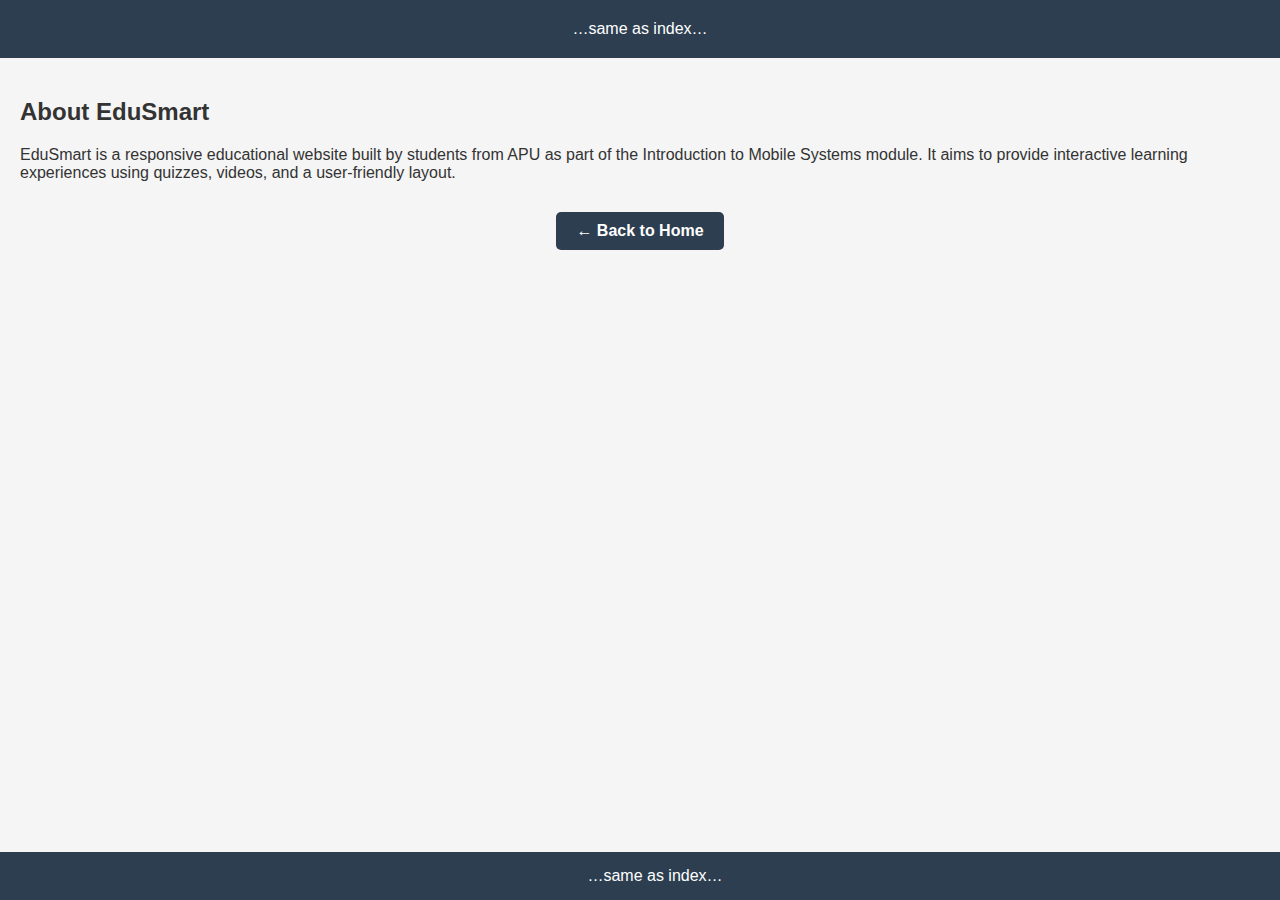
<file: about.html>
<!DOCTYPE html>
<html lang="en">
<head>
  <meta charset="UTF-8"/>
  <meta name="viewport" content="width=device-width, initial-scale=1.0"/>
  <title>About - EduSmart</title>
  <link rel="stylesheet" href="css/style.css"/>
</head>
<body>
  <header>…same as index…</header>
  <main class="container">
    <h2>About EduSmart</h2>
    <p>EduSmart is a responsive educational website built by students from APU as part of the Introduction to Mobile Systems module. It aims to provide interactive learning experiences using quizzes, videos, and a user-friendly layout.</p>
    <div style="text-align: center; margin-top: 30px;">
  <a href="index.html" style="
    display: inline-block;
    padding: 10px 20px;
    background-color: #2c3e50;
    color: white;
    text-decoration: none;
    border-radius: 5px;
    font-weight: bold;
  ">
    ← Back to Home
  </a>
</div>

  </main>
  <footer>…same as index…</footer>
</body>
</html>
</file>
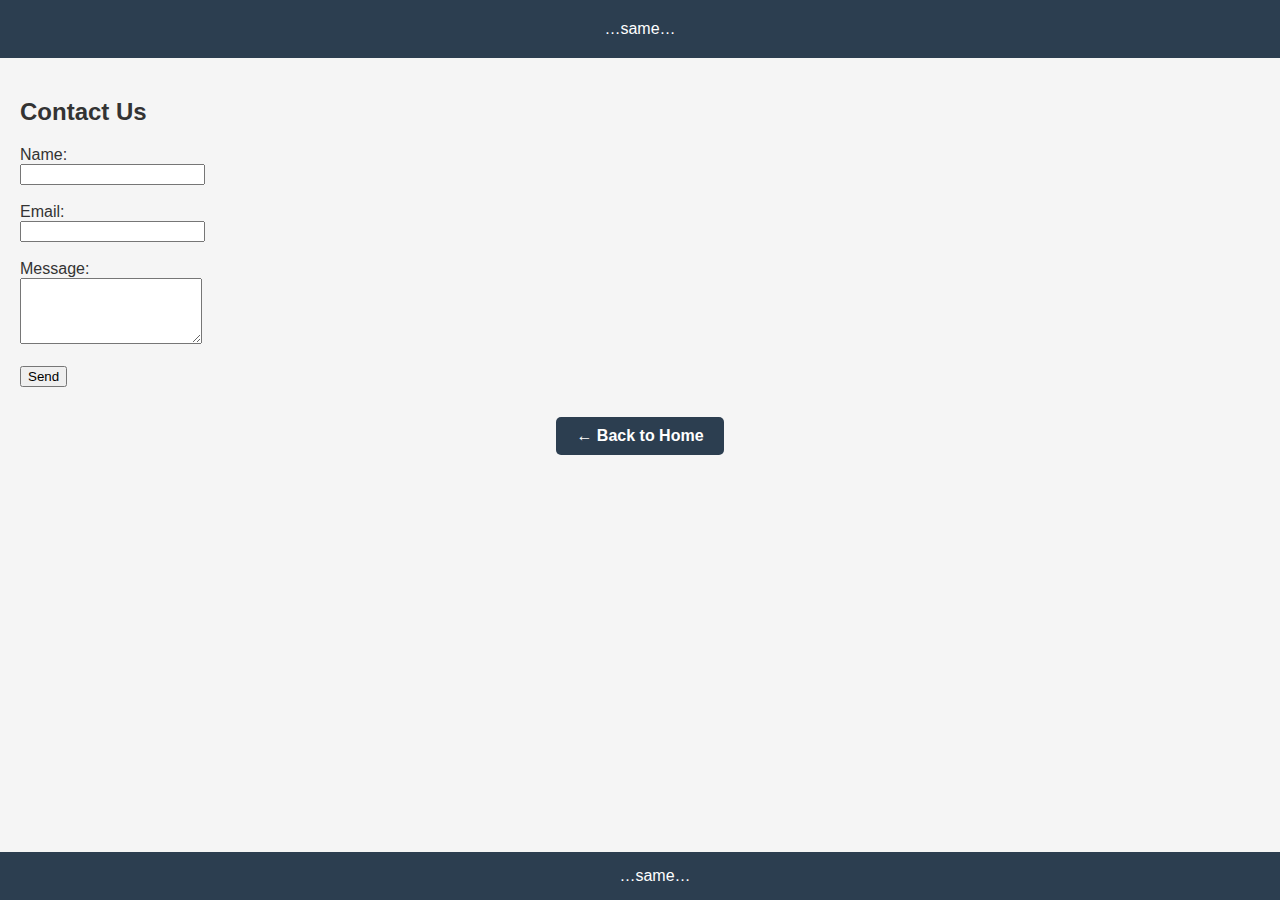
<file: contact.html>
<!DOCTYPE html>
<html lang="en">
<head>
  <meta charset="UTF-8"/>
  <meta name="viewport" content="width=device-width, initial-scale=1.0"/>
  <title>Contact - EduSmart</title>
  <link rel="stylesheet" href="css/style.css"/>
</head>
<body>
  <header>…same…</header>
  <main class="container">
    <h2>Contact Us</h2>
    <form>
      <label>Name:<br/><input type="text" required></label><br/><br/>
      <label>Email:<br/><input type="email" required></label><br/><br/>
      <label>Message:<br/><textarea rows="4" required></textarea></label><br/><br/>
      <button type="submit">Send</button>
    </form>
    <div style="text-align: center; margin-top: 30px;">
  <a href="index.html" style="
    display: inline-block;
    padding: 10px 20px;
    background-color: #2c3e50;
    color: white;
    text-decoration: none;
    border-radius: 5px;
    font-weight: bold;
  ">
    ← Back to Home
  </a>
</div>

  </main>
  <footer>…same…</footer>
</body>
</html>
</file>
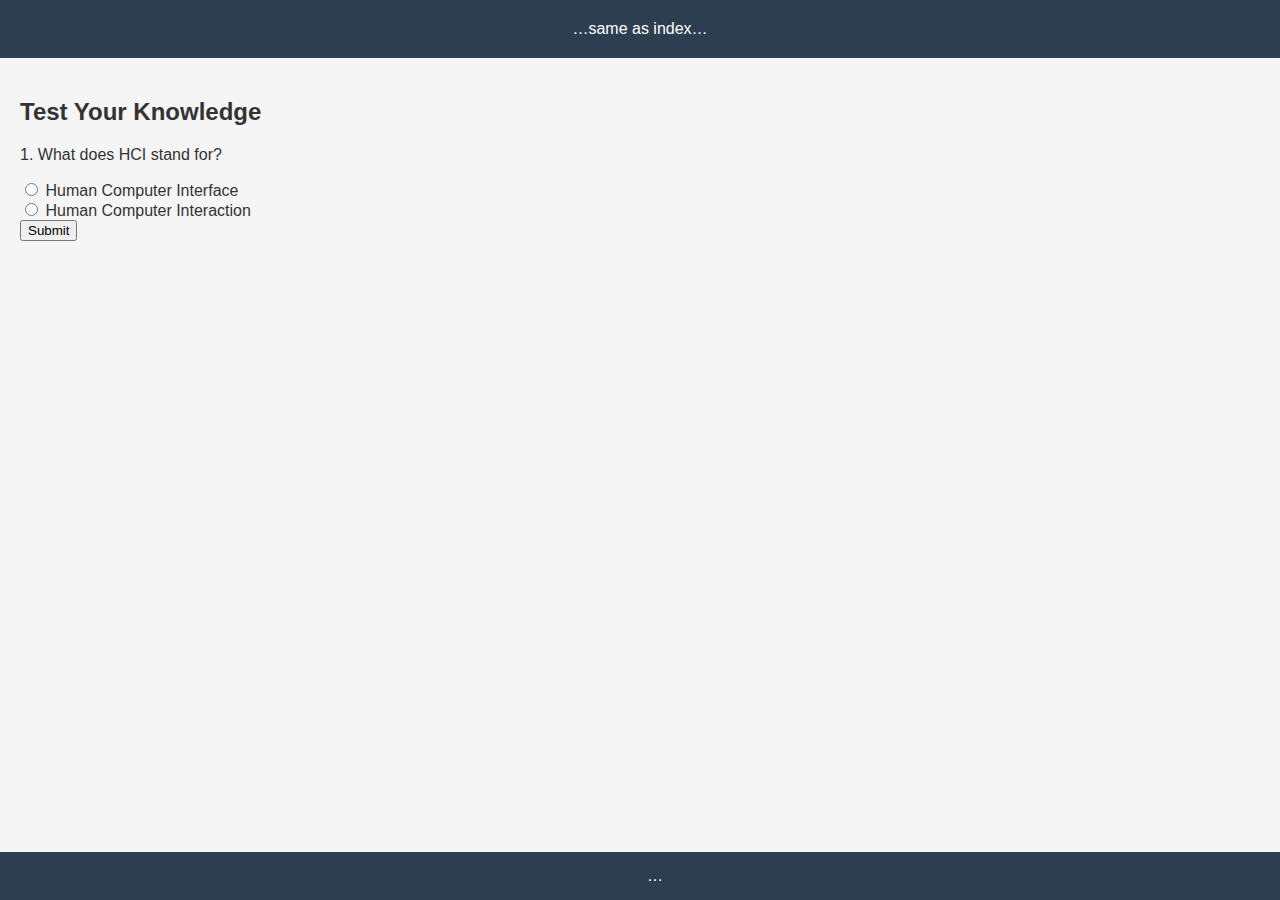
<file: quiz.html>
<!DOCTYPE html>
<html lang="en">
<head>
  <meta charset="UTF-8"/>
  <meta name="viewport" content="width=device-width, initial-scale=1.0"/>
  <title>Quiz - EduSmart</title>
  <link rel="stylesheet" href="css/style.css"/>
</head>
<body>
  <header>…same as index…</header>
  <main class="container">
    <h2>Test Your Knowledge</h2>
    <form id="quizForm">
      <p>1. What does HCI stand for?</p>
      <label><input type="radio" name="q1" value="a"> Human Computer Interface</label><br/>
      <label><input type="radio" name="q1" value="b"> Human Computer Interaction</label><br/>
      <button type="submit">Submit</button>
    </form>
    <p id="result"></p>
  </main>
  <footer>…</footer>
  <script src="js/script.js"></script>
</body>
</html>
</file>
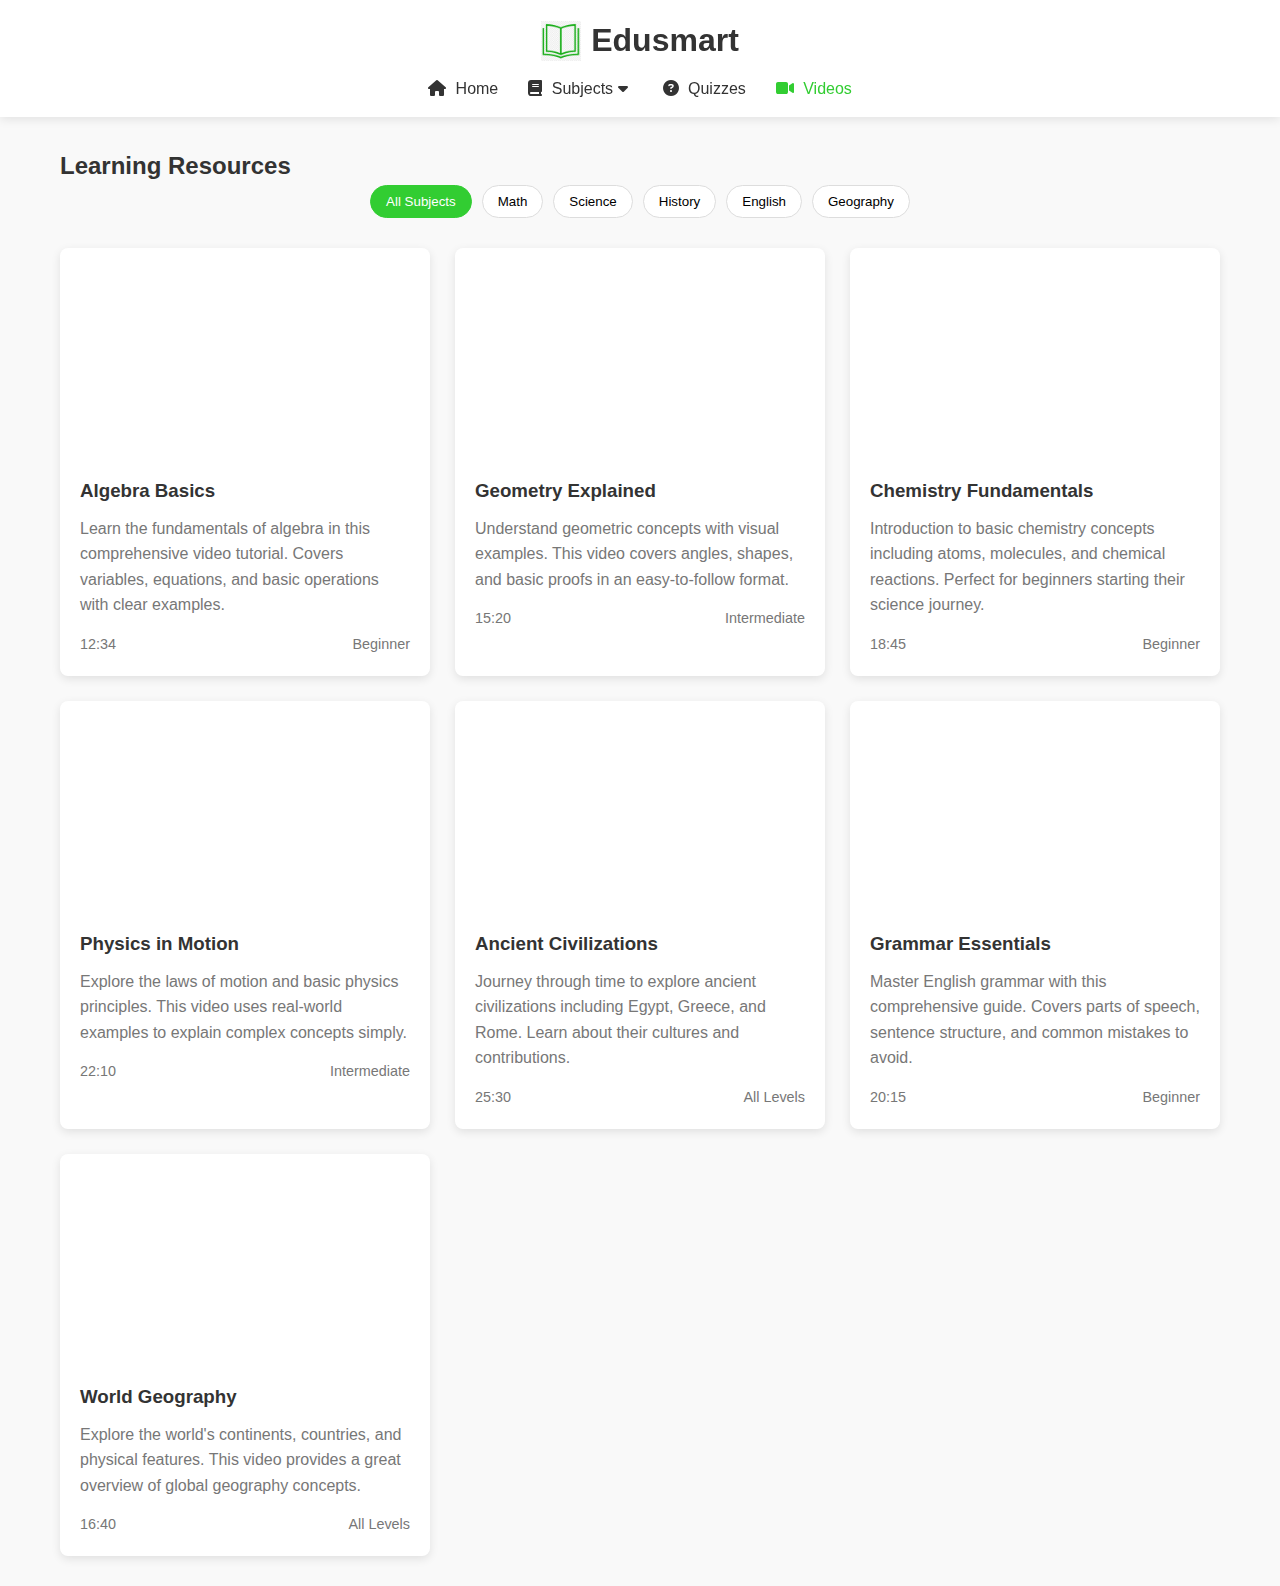
<file: resources.html>
<!DOCTYPE html>
<html lang="en">
<head>
    <meta charset="UTF-8">
    <title>Edusmart Learning Resources</title>
    <link rel="stylesheet" href="https://cdnjs.cloudflare.com/ajax/libs/font-awesome/6.4.0/css/all.min.css">
    <link rel="stylesheet" href="style.css">
</head>
<body>
    <header>
        <div class="logo">
            <img src="images/logo.png" alt="Edusmart">
            <h1>Edusmart</h1>
        </div>
        <nav>
            <ul>
                <li><a href="index.html"><i class="fas fa-home"></i> Home</a></li>
                <li class="dropdown">
                    <a href="#"><i class="fas fa-book"></i> Subjects <i class="fas fa-caret-down"></i></a>
                    <div class="dropdown-content">
                        <a href="resources.html?subject=math"><i class="fas fa-square-root-alt"></i> Math</a>
                        <a href="resources.html?subject=science"><i class="fas fa-flask"></i> Science</a>
                        <a href="resources.html?subject=history"><i class="fas fa-landmark"></i> History</a>
                        <a href="resources.html?subject=english"><i class="fas fa-language"></i> English</a>
                        <a href="resources.html?subject=geography"><i class="fas fa-globe-americas"></i> Geography</a>
                    </div>
                </li>
                <li><a href="quiz.html"><i class="fas fa-question-circle"></i> Quizzes</a></li>
                <li><a href="resources.html" class="active"><i class="fas fa-video"></i> Videos</a></li>
            </ul>
        </nav>
    </header>

    <main class="resources-main">
        <h2>Learning Resources</h2>
        
        <div class="subject-buttons">
            <button class="subject-btn" data-subject="all">All Subjects</button>
            <button class="subject-btn" data-subject="math">Math</button>
            <button class="subject-btn" data-subject="science">Science</button>
            <button class="subject-btn" data-subject="history">History</button>
            <button class="subject-btn" data-subject="english">English</button>
            <button class="subject-btn" data-subject="geography">Geography</button>
        </div>

        <div class="resources-container" id="resources-container">
            <!-- Resources will be loaded by JavaScript -->
        </div>
    </main>

    <script src="script.js"></script>
</body>
</html>
</file>
<file: css/style.css>
body {
  font-family: Arial, sans-serif;
  margin: 0;
  padding: 0;
  background-color: #f5f5f5;
  color: #333;
}

header {
  background-color: #2c3e50;
  padding: 20px;
  color: white;
  text-align: center;
}

nav ul {
  list-style-type: none;
  padding: 0;
}

nav ul li {
  display: inline;
  margin-right: 15px;
}

nav ul li a {
  color: #fff;
  text-decoration: none;
}

main {
  padding: 20px;
}

section {
  margin-bottom: 30px;
}

footer {
  background-color: #2c3e50;
  color: white;
  text-align: center;
  padding: 15px;
  position: fixed;
  width: 100%;
  bottom: 0;
}

.video {
  margin-top: 20px;
}
</file>
<file: style.css>
:root {
    --primary-color: #32cd32; 
    --primary-dark: #28a428;
    --light-color: #f4f4f4;
    --dark-color: #333;
    --gray-color: #777;
}

* {
    margin: 0;
    padding: 0;
    box-sizing: border-box;
    font-family: 'Segoe UI', Tahoma, Geneva, Verdana, sans-serif;
}

body {
    line-height: 1.6;
    color: var(--dark-color);
    background-color: #f9f9f9;
}

a {
    text-decoration: none;
    color: var(--dark-color);
}

.btn {
    display: inline-block;
    background: var(--primary-color);
    color: white;
    padding: 10px 20px;
    border: none;
    border-radius: 5px;
    cursor: pointer;
    font-size: 16px;
    transition: all 0.3s;
}

.btn:hover {
    background: var(--primary-dark);
    transform: translateY(-2px);
}

.btn-outline {
    background: transparent;
    border: 2px solid var(--primary-color);
    color: var(--primary-color);
}

.btn-outline:hover {
    background: var(--primary-color);
    color: white;
}


header {
    background: white;
    box-shadow: 0 2px 10px rgba(0,0,0,0.1);
    padding: 15px 0;
    position: sticky;
    top: 0;
    z-index: 100;
}

.logo {
    display: flex;
    align-items: center;
    justify-content: center;
    margin-bottom: 10px;
}

.logo img {
    height: 40px;
    margin-right: 10px;
}

nav ul {
    display: flex;
    justify-content: center;
    list-style: none;
}

nav ul li {
    margin: 0 15px;
    position: relative;
}

nav ul li a {
    font-weight: 500;
    padding: 5px 0;
    transition: color 0.3s;
}

nav ul li a:hover, nav ul li a.active {
    color: var(--primary-color);
}

nav ul li a i {
    margin-right: 5px;
}


.dropdown-content {
    display: none;
    position: absolute;
    background: white;
    min-width: 160px;
    box-shadow: 0 8px 16px rgba(0,0,0,0.1);
    border-radius: 5px;
    z-index: 1;
    top: 100%;
    left: 50%;
    transform: translateX(-50%);
}

.dropdown-content a {
    color: var(--dark-color);
    padding: 12px 16px;
    display: block;
    text-align: center;
}

.dropdown-content a:hover {
    background: var(--light-color);
    color: var(--primary-color);
}

.dropdown:hover .dropdown-content {
    display: block;
}


.hero {
    text-align: center;
    padding: 60px 20px;
    background: linear-gradient(rgba(255,255,255,0.9), rgba(255,255,255,0.9)), url('images/books.jpg');
    background-size: cover;
    background-position: center;
}

.hero h2 {
    font-size: 2.5rem;
    margin-bottom: 15px;
    color: var(--dark-color);
}

.hero p {
    font-size: 1.2rem;
    margin-bottom: 25px;
    color: var(--gray-color);
}

.hero-buttons {
    display: flex;
    justify-content: center;
    gap: 15px;
}


.subjects {
    padding: 50px 20px;
    max-width: 1200px;
    margin: 0 auto;
}

.subjects h3 {
    text-align: center;
    margin-bottom: 30px;
    font-size: 1.8rem;
}

.subject-grid {
    display: grid;
    grid-template-columns: repeat(auto-fit, minmax(200px, 1fr));
    gap: 20px;
}

.subject-card {
    background: white;
    border-radius: 8px;
    overflow: hidden;
    box-shadow: 0 3px 10px rgba(0,0,0,0.1);
    transition: transform 0.3s;
    text-align: center;
}

.subject-card:hover {
    transform: translateY(-5px);
}

.subject-card img {
    width: 100%;
    height: 120px;
    object-fit: cover;
}

.subject-card h4 {
    padding: 15px;
    color: var(--dark-color);
}


.quiz-main {
    max-width: 800px;
    margin: 30px auto;
    padding: 0 20px;
}

.quiz-controls {
    display: flex;
    justify-content: center;
    gap: 15px;
    margin-bottom: 30px;
}

#subject-select {
    padding: 10px 15px;
    border-radius: 5px;
    border: 1px solid #ddd;
    font-size: 16px;
    min-width: 200px;
}

.quiz-container {
    background: white;
    border-radius: 8px;
    padding: 30px;
    box-shadow: 0 3px 10px rgba(0,0,0,0.1);
}

.quiz-header {
    display: flex;
    justify-content: space-between;
    margin-bottom: 20px;
    color: var(--gray-color);
}

#question {
    font-size: 1.3rem;
    margin-bottom: 25px;
    font-weight: 500;
}

.options {
    display: grid;
    grid-template-columns: 1fr;
    gap: 10px;
    margin-bottom: 25px;
}

.option {
    padding: 12px 15px;
    background: var(--light-color);
    border-radius: 5px;
    cursor: pointer;
    transition: all 0.3s;
    text-align: left;
}

.option:hover {
    background: #e0e0e0;
}

.option.selected {
    background: var(--primary-color);
    color: white;
}


.popup {
    display: none;
    position: fixed;
    top: 0;
    left: 0;
    width: 100%;
    height: 100%;
    background: rgba(0,0,0,0.5);
    z-index: 1000;
    justify-content: center;
    align-items: center;
}

.popup-content {
    background: white;
    padding: 30px;
    border-radius: 8px;
    max-width: 500px;
    width: 90%;
    position: relative;
    text-align: center;
}

.close-popup {
    position: absolute;
    top: 15px;
    right: 15px;
    font-size: 1.5rem;
    cursor: pointer;
    color: var(--gray-color);
}

.result-details {
    margin: 20px 0;
}

.result-emoji {
    font-size: 3rem;
    margin: 15px 0;
}


.resources-main {
    max-width: 1200px;
    margin: 30px auto;
    padding: 0 20px;
}

.subject-buttons {
    display: flex;
    flex-wrap: wrap;
    gap: 10px;
    justify-content: center;
    margin-bottom: 30px;
}

.subject-btn {
    padding: 8px 15px;
    background: white;
    border: 1px solid #ddd;
    border-radius: 20px;
    cursor: pointer;
    transition: all 0.3s;
}

.subject-btn:hover, .subject-btn.active {
    background: var(--primary-color);
    color: white;
    border-color: var(--primary-color);
}

.resources-container {
    display: grid;
    grid-template-columns: repeat(auto-fill, minmax(300px, 1fr));
    gap: 25px;
}

.resource-card {
    background: white;
    border-radius: 8px;
    overflow: hidden;
    box-shadow: 0 3px 10px rgba(0,0,0,0.1);
}

.resource-card iframe {
    width: 100%;
    height: 200px;
    border: none;
}

.resource-info {
    padding: 20px;
}

.resource-info h3 {
    margin-bottom: 10px;
    color: var(--dark-color);
}

.resource-info p {
    color: var(--gray-color);
    margin-bottom: 15px;
}

.resource-meta {
    display: flex;
    justify-content: space-between;
    color: var(--gray-color);
    font-size: 0.9rem;
}


footer {
    text-align: center;
    padding: 20px;
    margin-top: 50px;
    background: var(--dark-color);
    color: white;
}


@media (max-width: 768px) {
    nav ul {
        flex-direction: column;
        align-items: center;
    }
    
    nav ul li {
        margin: 5px 0;
    }
    
    .dropdown-content {
        position: static;
        transform: none;
        box-shadow: none;
    }
    
    .hero-buttons {
        flex-direction: column;
        align-items: center;
    }
    
    .btn {
        width: 100%;
        max-width: 250px;
        margin-bottom: 10px;
    }
}
/* Image Controls */
.logo img {
    max-height: 60px;
    width: auto;
    transition: all 0.3s ease;
}

.subject-card img {
    width: 100%;
    max-width: 150px;
    height: auto;
    display: block;
    margin: 0 auto 15px;
}


img {
    max-width: 100%;
    height: auto;
}
.subject-card {
    background-color: #f5f5f5; 
    padding: 20px;
    border-radius: 8px;
    transition: all 0.3s ease;
}

.subject-card:hover {
    background-color: #e9e9e9; 
}
</file>
